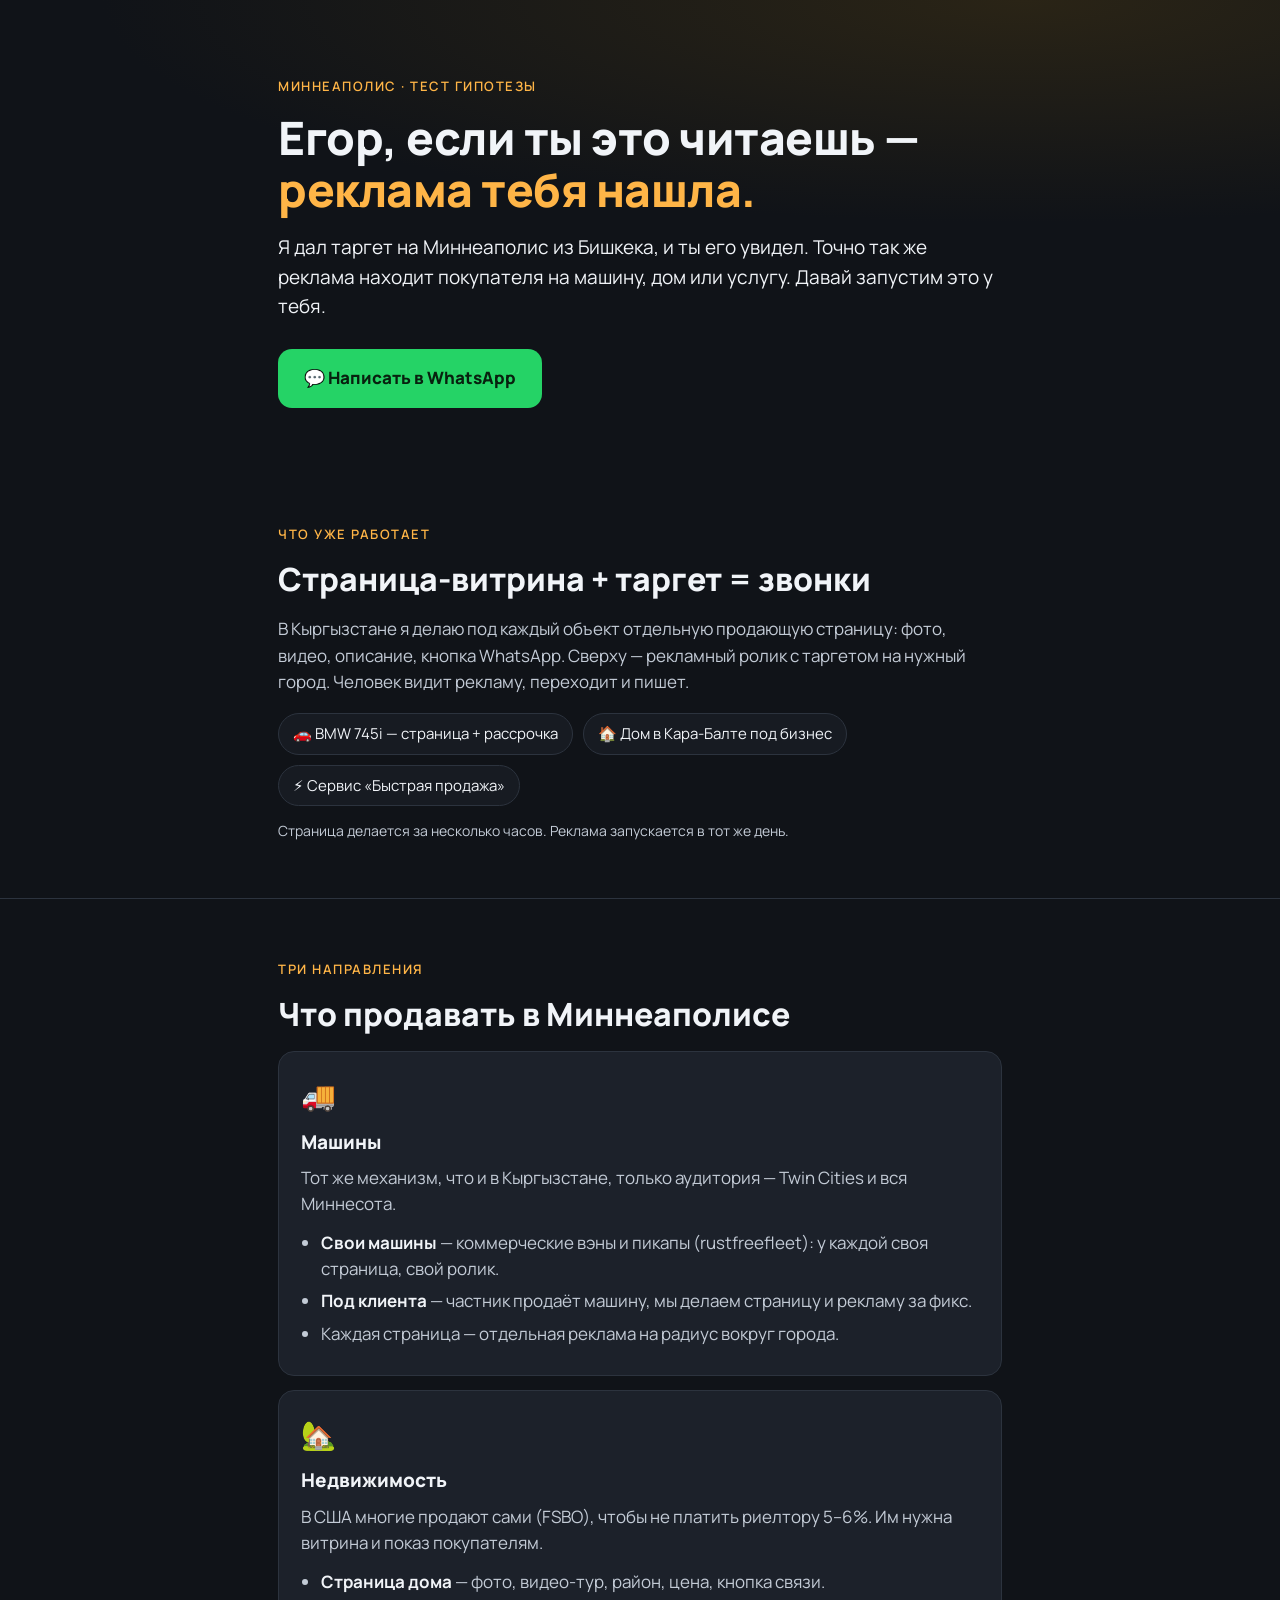
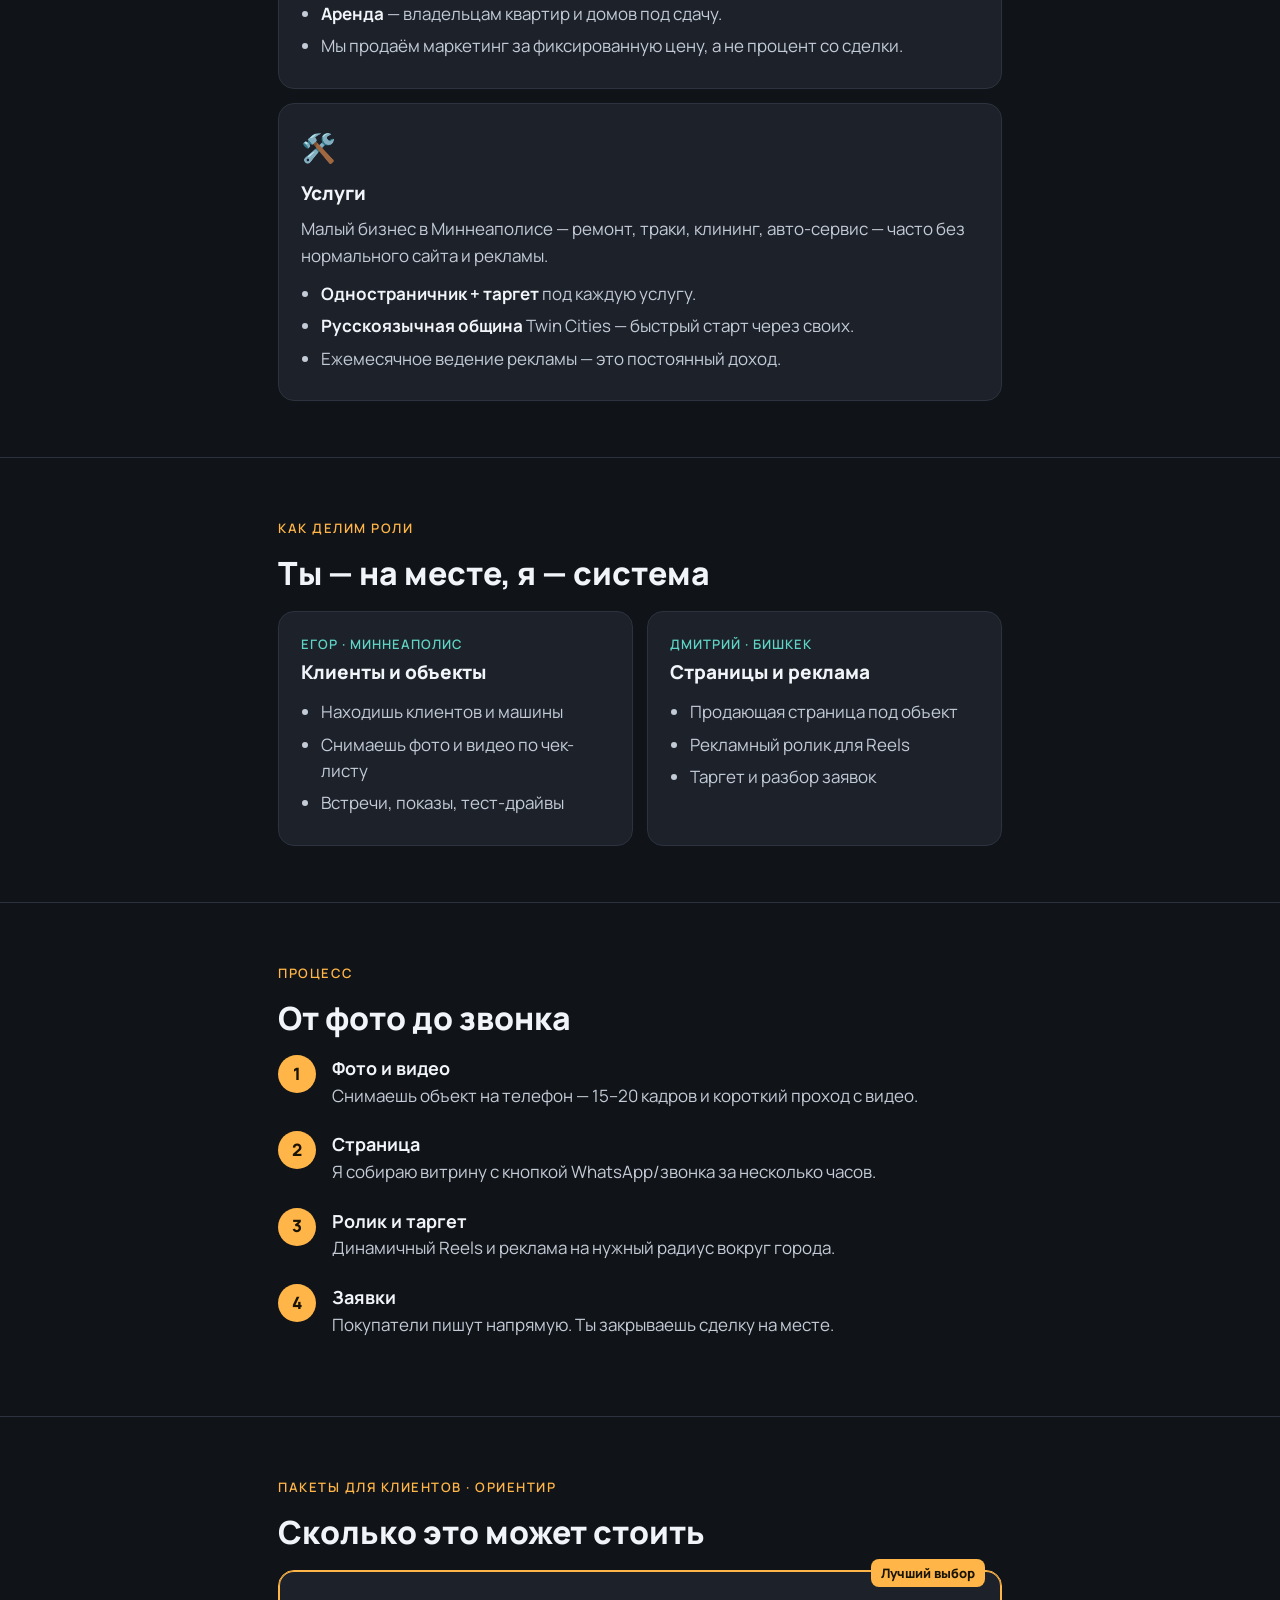
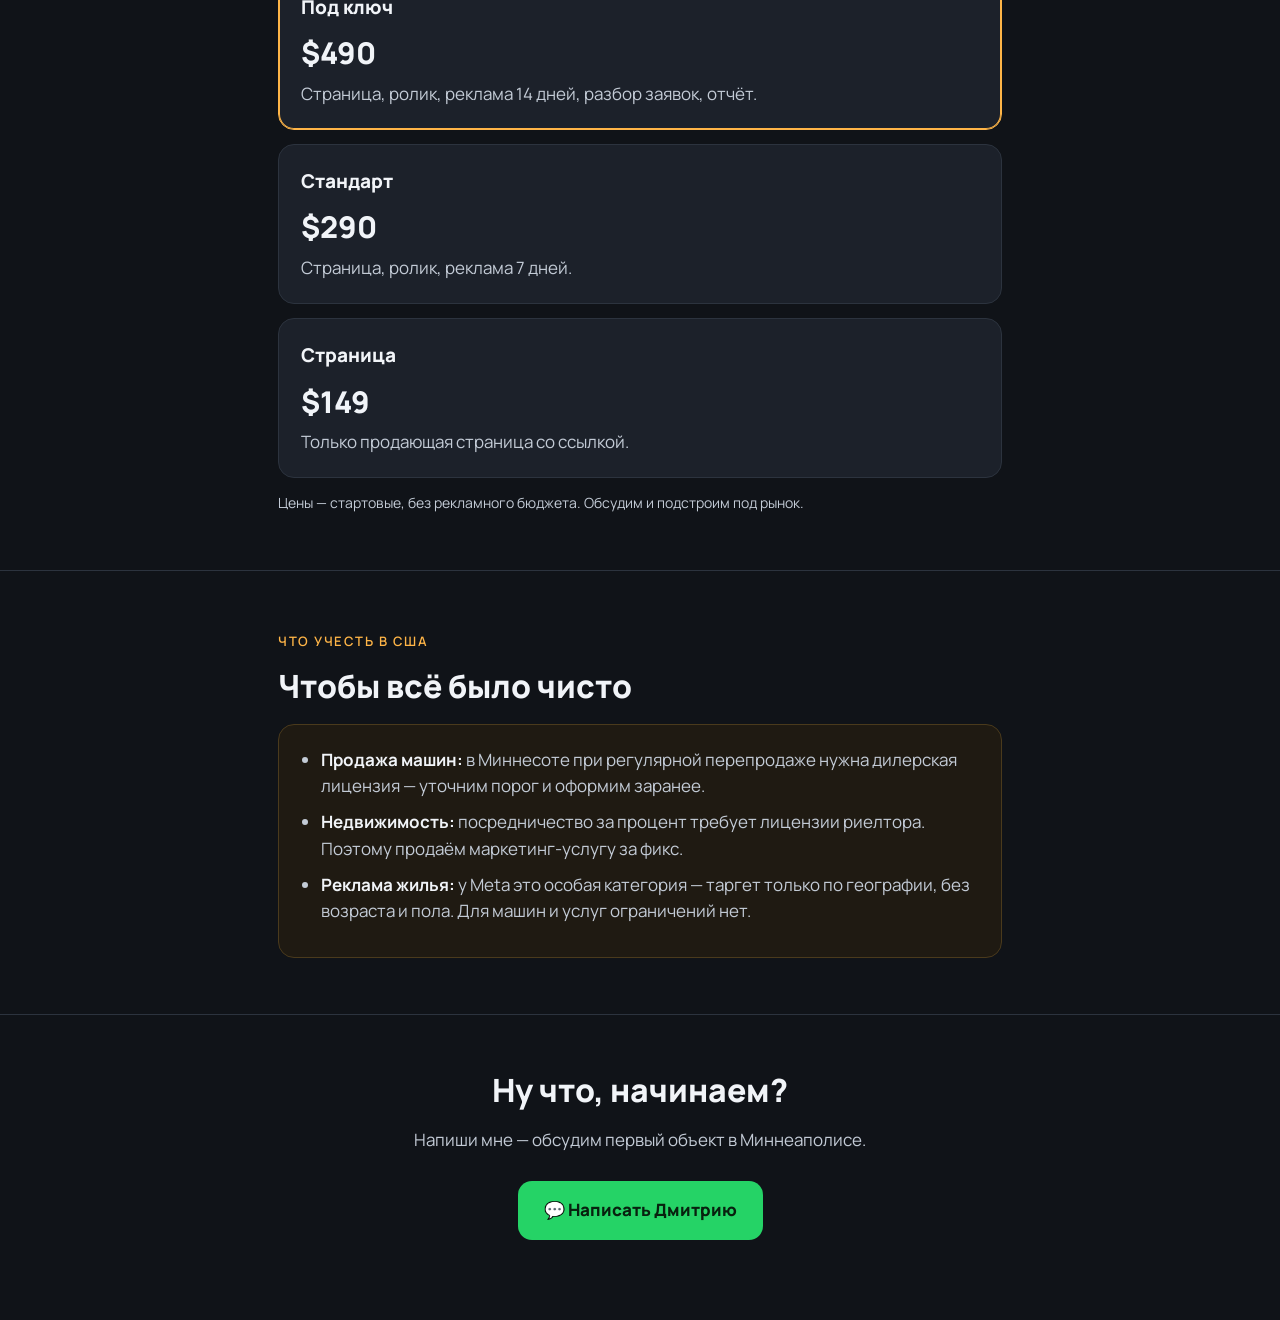
<file: egor/minneapolis-egor.html>
<!doctype html>
<html lang="ru">
<head>
<meta charset="utf-8">
<meta name="viewport" content="width=device-width, initial-scale=1">
<title>Егор, Миннеаполис</title>
<meta name="description" content="Как запустить продающие страницы и таргет в Миннеаполисе: машины, недвижимость, услуги.">
<meta property="og:title" content="Егор, если ты это читаешь — реклама сработала">
<meta property="og:description" content="Продающие страницы + таргет в Миннеаполисе. Машины, дома, услуги.">
<link rel="preconnect" href="https://fonts.googleapis.com">
<link href="https://fonts.googleapis.com/css2?family=Manrope:wght@400;600;800&display=swap" rel="stylesheet">
<style>
  :root{
    --bg:#101318; --bg2:#171b22; --card:#1c212a; --line:#2c333e;
    --text:#f1f4f8; --muted:#c3cbd6; --accent:#ffb547; --accent2:#5fd4c4;
  }
  *{box-sizing:border-box;margin:0;padding:0}
  html{scroll-behavior:smooth}
  body{background:var(--bg);color:var(--text);font-family:Manrope,system-ui,sans-serif;font-size:17px;line-height:1.55}
  .wrap{max-width:760px;margin:0 auto;padding:0 18px}
  section{padding:56px 0;border-bottom:1px solid var(--line)}
  h1{font-size:clamp(30px,7vw,46px);line-height:1.12;font-weight:800;letter-spacing:-.5px}
  h2{font-size:clamp(24px,5.5vw,32px);line-height:1.2;font-weight:800;margin-bottom:18px}
  h3{font-size:19px;font-weight:800;margin-bottom:8px}
  p{color:var(--muted)}
  .lead{font-size:19px;color:var(--text);margin-top:18px}
  .tag{display:inline-block;font-size:13px;font-weight:600;letter-spacing:1.5px;text-transform:uppercase;color:var(--accent);margin-bottom:16px}
  .accent{color:var(--accent)}
  .hero{padding:72px 0 56px;background:radial-gradient(120% 80% at 80% 0%,#2a2416 0%,var(--bg) 60%)}
  .btn{display:inline-flex;align-items:center;gap:10px;margin-top:28px;background:#25d366;color:#08210f;font-weight:800;font-size:17px;padding:16px 26px;border-radius:14px;text-decoration:none}
  .btn:active{transform:scale(.98)}
  .grid{display:grid;gap:14px}
  @media(min-width:640px){.grid.two{grid-template-columns:1fr 1fr}}
  .card{background:var(--card);border:1px solid var(--line);border-radius:16px;padding:22px}
  .card .ico{font-size:28px;margin-bottom:10px}
  .card ul{margin-top:12px;padding-left:20px;color:var(--muted)}
  .card li{margin-bottom:6px}
  .card li b{color:var(--text)}
  .proof{display:flex;flex-wrap:wrap;gap:10px;margin-top:18px}
  .chip{background:var(--bg2);border:1px solid var(--line);border-radius:999px;padding:8px 14px;font-size:15px;color:var(--text)}
  .roles{display:grid;gap:14px}
  @media(min-width:640px){.roles{grid-template-columns:1fr 1fr}}
  .role h3 span{display:block;font-size:13px;font-weight:600;letter-spacing:1px;text-transform:uppercase;color:var(--accent2);margin-bottom:4px}
  ol.steps{list-style:none;counter-reset:s}
  ol.steps li{counter-increment:s;position:relative;padding:0 0 22px 54px;color:var(--muted)}
  ol.steps li b{color:var(--text);display:block;font-size:18px}
  ol.steps li::before{content:counter(s);position:absolute;left:0;top:0;width:38px;height:38px;border-radius:50%;background:var(--accent);color:#1a1405;font-weight:800;display:grid;place-items:center}
  .price{position:relative}
  .price.top{border-color:var(--accent);box-shadow:0 0 0 1px var(--accent) inset}
  .price .badge{position:absolute;top:-12px;right:16px;background:var(--accent);color:#1a1405;font-size:13px;font-weight:800;padding:4px 10px;border-radius:8px}
  .price .sum{font-size:30px;font-weight:800;color:var(--text);margin:6px 0 4px}
  .note{font-size:14px;color:var(--muted);margin-top:14px}
  .warn{background:#1f1a12;border:1px solid #4a3a1c;border-radius:16px;padding:22px}
  .warn li{margin:0 0 10px 20px;color:var(--muted)}
  .warn li b{color:var(--text)}
  footer{padding:56px 0 80px;text-align:center}
  footer p{margin-top:10px}
</style>
</head>
<body>

<!-- ▼ Поменяй номер WhatsApp (только цифры, с кодом страны) -->
<script>const WA_NUMBER = +77719760226;</script>

<header class="hero">
  <div class="wrap">
    <span class="tag">Миннеаполис · тест гипотезы</span>
    <h1>Егор, если ты это читаешь — <span class="accent">реклама тебя нашла.</span></h1>
    <p class="lead">Я дал таргет на Миннеаполис из Бишкека, и ты его увидел. Точно так же реклама находит покупателя на машину, дом или услугу. Давай запустим это у тебя.</p>
    <a class="btn wa" href="#">💬 Написать в WhatsApp</a>
  </div>
</header>

<section>
  <div class="wrap">
    <span class="tag">Что уже работает</span>
    <h2>Страница-витрина + таргет = звонки</h2>
    <p>В Кыргызстане я делаю под каждый объект отдельную продающую страницу: фото, видео, описание, кнопка WhatsApp. Сверху — рекламный ролик с таргетом на нужный город. Человек видит рекламу, переходит и пишет.</p>
    <div class="proof">
      <span class="chip">🚗 BMW 745i — страница + рассрочка</span>
      <span class="chip">🏠 Дом в Кара-Балте под бизнес</span>
      <span class="chip">⚡ Сервис «Быстрая продажа»</span>
    </div>
    <p class="note">Страница делается за несколько часов. Реклама запускается в тот же день.</p>
  </div>
</section>

<section>
  <div class="wrap">
    <span class="tag">Три направления</span>
    <h2>Что продавать в Миннеаполисе</h2>
    <div class="grid">
      <div class="card">
        <div class="ico">🚚</div>
        <h3>Машины</h3>
        <p>Тот же механизм, что и в Кыргызстане, только аудитория — Twin Cities и вся Миннесота.</p>
        <ul>
          <li><b>Свои машины</b> — коммерческие вэны и пикапы (rustfreefleet): у каждой своя страница, свой ролик.</li>
          <li><b>Под клиента</b> — частник продаёт машину, мы делаем страницу и рекламу за фикс.</li>
          <li>Каждая страница — отдельная реклама на радиус вокруг города.</li>
        </ul>
      </div>
      <div class="card">
        <div class="ico">🏡</div>
        <h3>Недвижимость</h3>
        <p>В США многие продают сами (FSBO), чтобы не платить риелтору 5–6%. Им нужна витрина и показ покупателям.</p>
        <ul>
          <li><b>Страница дома</b> — фото, видео-тур, район, цена, кнопка связи.</li>
          <li><b>Аренда</b> — владельцам квартир и домов под сдачу.</li>
          <li>Мы продаём маркетинг за фиксированную цену, а не процент со сделки.</li>
        </ul>
      </div>
      <div class="card">
        <div class="ico">🛠️</div>
        <h3>Услуги</h3>
        <p>Малый бизнес в Миннеаполисе — ремонт, траки, клининг, авто-сервис — часто без нормального сайта и рекламы.</p>
        <ul>
          <li><b>Одностраничник + таргет</b> под каждую услугу.</li>
          <li><b>Русскоязычная община</b> Twin Cities — быстрый старт через своих.</li>
          <li>Ежемесячное ведение рекламы — это постоянный доход.</li>
        </ul>
      </div>
    </div>
  </div>
</section>

<section>
  <div class="wrap">
    <span class="tag">Как делим роли</span>
    <h2>Ты — на месте, я — система</h2>
    <div class="roles">
      <div class="card role">
        <h3><span>Егор · Миннеаполис</span>Клиенты и объекты</h3>
        <ul>
          <li>Находишь клиентов и машины</li>
          <li>Снимаешь фото и видео по чек-листу</li>
          <li>Встречи, показы, тест-драйвы</li>
        </ul>
      </div>
      <div class="card role">
        <h3><span>Дмитрий · Бишкек</span>Страницы и реклама</h3>
        <ul>
          <li>Продающая страница под объект</li>
          <li>Рекламный ролик для Reels</li>
          <li>Таргет и разбор заявок</li>
        </ul>
      </div>
    </div>
  </div>
</section>

<section>
  <div class="wrap">
    <span class="tag">Процесс</span>
    <h2>От фото до звонка</h2>
    <ol class="steps">
      <li><b>Фото и видео</b>Снимаешь объект на телефон — 15–20 кадров и короткий проход с видео.</li>
      <li><b>Страница</b>Я собираю витрину с кнопкой WhatsApp/звонка за несколько часов.</li>
      <li><b>Ролик и таргет</b>Динамичный Reels и реклама на нужный радиус вокруг города.</li>
      <li><b>Заявки</b>Покупатели пишут напрямую. Ты закрываешь сделку на месте.</li>
    </ol>
  </div>
</section>

<section>
  <div class="wrap">
    <span class="tag">Пакеты для клиентов · ориентир</span>
    <h2>Сколько это может стоить</h2>
    <div class="grid">
      <div class="card price top">
        <span class="badge">Лучший выбор</span>
        <h3>Под ключ</h3>
        <div class="sum">$490</div>
        <p>Страница, ролик, реклама 14 дней, разбор заявок, отчёт.</p>
      </div>
      <div class="card price">
        <h3>Стандарт</h3>
        <div class="sum">$290</div>
        <p>Страница, ролик, реклама 7 дней.</p>
      </div>
      <div class="card price">
        <h3>Страница</h3>
        <div class="sum">$149</div>
        <p>Только продающая страница со ссылкой.</p>
      </div>
    </div>
    <p class="note">Цены — стартовые, без рекламного бюджета. Обсудим и подстроим под рынок.</p>
  </div>
</section>

<section>
  <div class="wrap">
    <span class="tag">Что учесть в США</span>
    <h2>Чтобы всё было чисто</h2>
    <div class="warn">
      <ul>
        <li><b>Продажа машин:</b> в Миннесоте при регулярной перепродаже нужна дилерская лицензия — уточним порог и оформим заранее.</li>
        <li><b>Недвижимость:</b> посредничество за процент требует лицензии риелтора. Поэтому продаём маркетинг-услугу за фикс.</li>
        <li><b>Реклама жилья:</b> у Meta это особая категория — таргет только по географии, без возраста и пола. Для машин и услуг ограничений нет.</li>
      </ul>
    </div>
  </div>
</section>

<footer>
  <div class="wrap">
    <h2>Ну что, начинаем?</h2>
    <p>Напиши мне — обсудим первый объект в Миннеаполисе.</p>
    <a class="btn wa" href="#">💬 Написать Дмитрию</a>
  </div>
</footer>

<script>
  const msg = encodeURIComponent("Димачка, привет! Увидел рекламу в Миннеаполисе 🙂 Давай обсудим.");
  document.querySelectorAll(".wa").forEach(a => {
    a.href = "https://wa.me/"+77719760226 + "?text=" + msg;
    a.target = "_blank"; a.rel = "noopener";
  });
</script>
</body>
</html>
</file>
